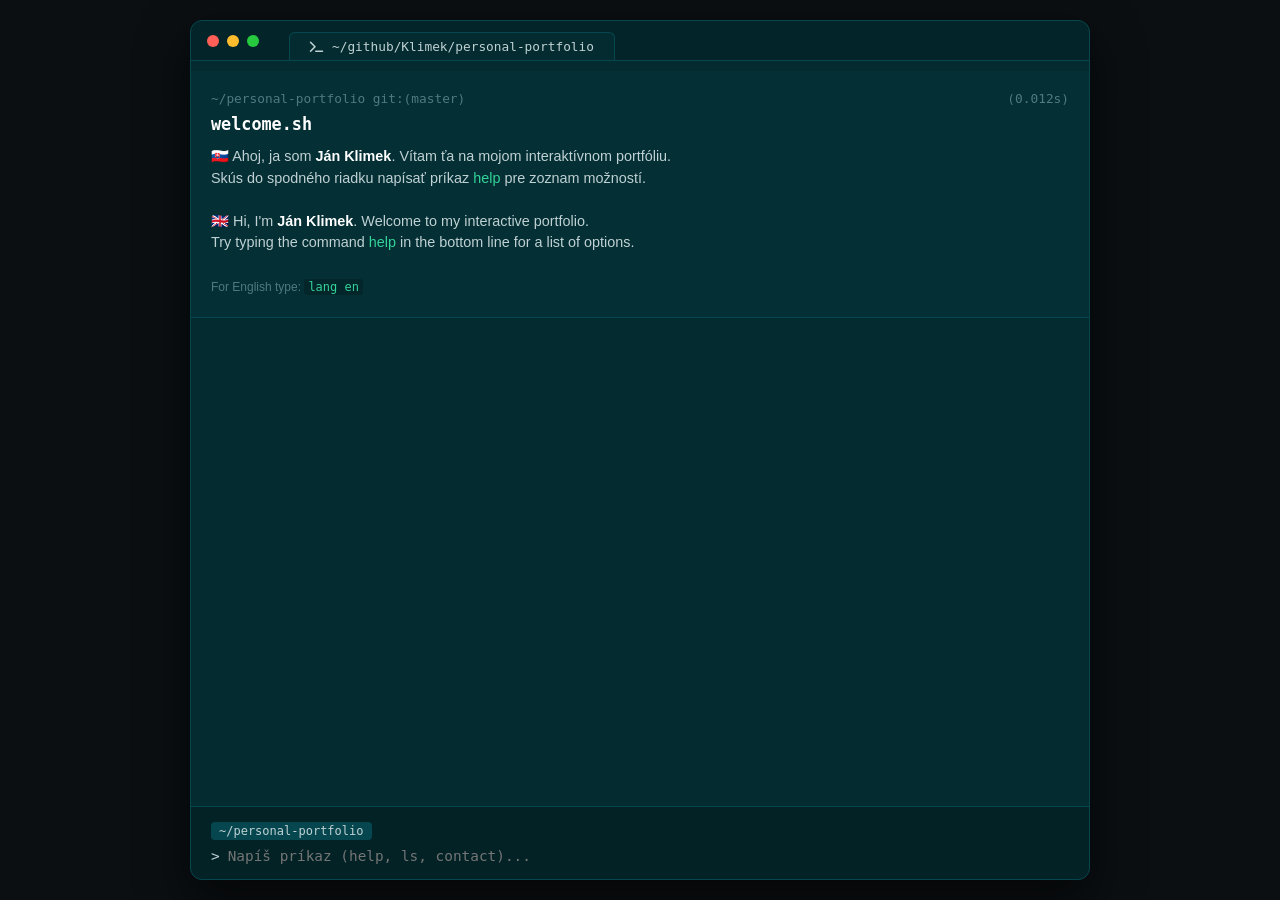
<file: index.html>
<!DOCTYPE html>
<html lang="sk">

<head>
  <meta charset="UTF-8">
  <meta name="viewport" content="width=device-width, initial-scale=1.0">
  <title>Ján Klimek</title>
  <link rel="stylesheet" href="assets/style/style.css" type="text/css">
  <link rel="stylesheet" href="https://cdnjs.cloudflare.com/ajax/libs/font-awesome/6.4.2/css/all.min.css">
</head>

<body>

  <div class="terminal-window">

    <div class="terminal-top-bar">
      <div class="mac-buttons">
        <div class="mac-dot close"></div>
        <div class="mac-dot minimize"></div>
        <div class="mac-dot maximize"></div>
      </div>
      <div class="terminal-tabs">
        <div class="terminal-tab">
          <i class="fa-solid fa-terminal" style="font-size: 0.75rem;"></i> ~/github/Klimek/personal-portfolio
        </div>
      </div>
    </div>

    <div class="terminal-body" id="terminalBody">

      <div class="warp-block">
        <div class="prompt-line">
          <div>~/personal-portfolio git:(<span>master</span>)</div>
          <div>(0.012s)</div>
        </div>
        <div class="command-text">welcome.sh</div>
        <div class="output-text" id="welcomeOutput">
          🇸🇰 Ahoj, ja som <strong style="color: #fff;">Ján Klimek</strong>. Vítam ťa na mojom interaktívnom
          portfóliu.<br>
          Skús do spodného riadku napísať príkaz <span style="color: var(--warp-accent-green);">help</span> pre zoznam možností.<br><br>
        </div>
        <div class="output-text" id="welcomeOutput">
          🇬🇧 Hi, I'm <strong style="color: #fff;">Ján Klimek</strong>. Welcome to my interactive portfolio.<br>
          Try typing the command <span style="color: var(--warp-accent-green);">help</span> in the bottom line for a list of options.
          <br><br>
          <small style="color: var(--text-muted);">For English type: <code class="keyword">lang en</code></small>
        </div>
      </div>

    </div>

    <div class="terminal-bottom-input">
      <div class="input-tag" id="currentPath">~/personal-portfolio</div>
      <div class="input-cursor-line">
        <span>></span>
        <input type="text" id="terminalInput"
          placeholder="Napíš príkaz (help, ls, contact)..." autofocus autocomplete="off">
      </div>
    </div>

  </div>

<script src="assets/script/script.js"></script>

</body>

</html>
</file>
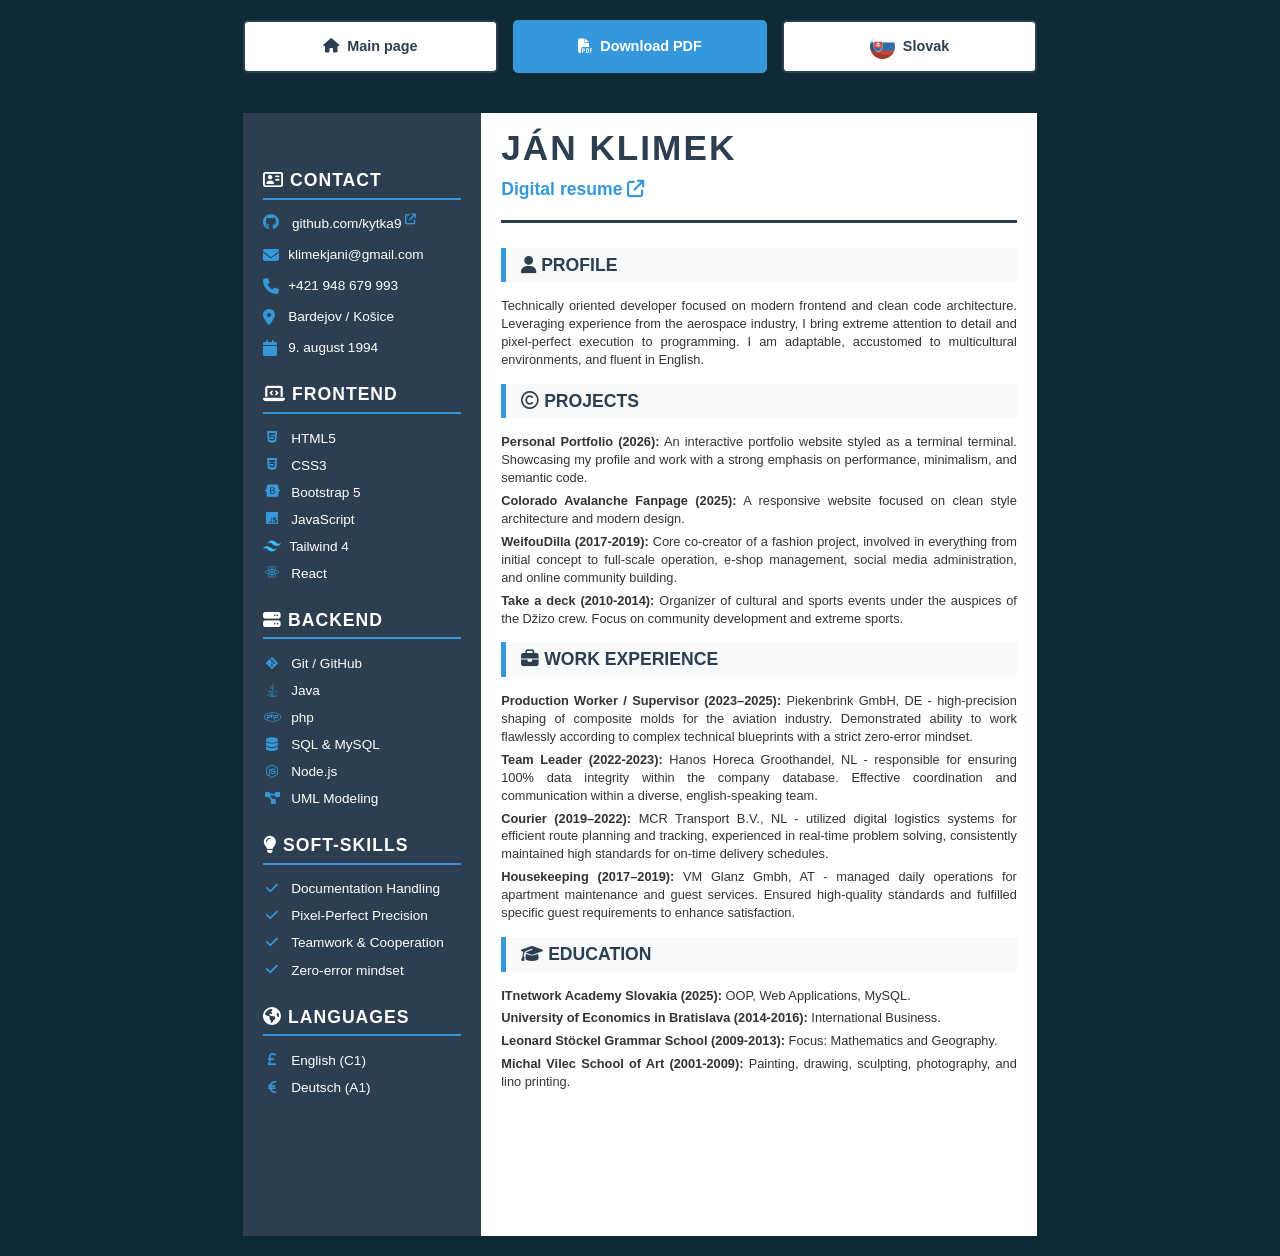
<file: assets/resume/html/resume_en.html>
<!DOCTYPE html>
<html lang="en">

<head>
    <meta charset="UTF-8">
    <meta name="viewport" content="width=device-width, initial-scale=1.0">
    <title>Ján Klimek - CV</title>
    <link rel="stylesheet" href="https://cdnjs.cloudflare.com/ajax/libs/font-awesome/6.4.2/css/all.min.css">
    <link rel="stylesheet" href="./resume.css" type="text/css">
</head>

<body>

    <!-- HEADER -->
    <div class="header-nav">
        <a href="../../../index.html" class="nav-btn">
            <i class="fa-solid fa-house"></i> Main page
        </a>
        <a href="../pdf/klimek_resume_english.pdf" download="klimek_resume.pdf" class="nav-btn primary">
            <i class="fa-solid fa-file-pdf"></i> Download PDF
        </a>
        <a href="./resume_sk.html" class="nav-back-link nav-btn">
            <img src="../../img/flag_icons/flag_sk.png" alt="Slovak" style="width: 25px; height: auto;" class="me-1">
            <span>Slovak</span>
        </a>
    </div>

    <!-- SIDEBAR -->
    <div class="container">
        <div class="sidebar">
            <!-- CONTACT -->
            <h2><i class="fa-regular fa-address-card"></i> Contact</h2>
            <ul class="contact-info">
                <li>
                    <a href="https://github.com/kytka9" target="_blank">
                        <i class="fab fa-github"></i>&nbsp;github.com/kytka9&nbsp;<i
                            class="fa-solid fa-arrow-up-right-from-square" style="font-size: 0.8em;"></i>
                    </a>
                </li>
                <li><i class="fas fa-envelope"></i> klimekjani@gmail.com</li>
                <li><i class="fas fa-phone"></i> +421 948 679 993</li>
                <li><i class="fas fa-map-marker-alt"></i> Bardejov / Košice</li>
                <li><i class="fas fa-calendar"></i> 9. august 1994</li>
            </ul>
            <!-- FRONTEND sidebar -->
            <h2><i class="fas fa-laptop-code"></i> Frontend</h2>
            <ul class="skills-list">
                <li><i class="fab fa-html5"></i> HTML5</li>
                <li><i class="fab fa-css3-alt"></i> CSS3</li>
                <li><i class="fab fa-bootstrap"></i> Bootstrap 5</li>
                <li><i class="fab fa-js"></i> JavaScript</li>
                <!-- tailwind icon doesnt working, use svg instead -->
                <li style="display: flex; align-items: center; gap: 8px;">
                    <svg xmlns="http://www.w3.org/2000/svg" viewBox="0 0 24 24" width="18" height="18">
                        <path fill="#38bdf8"
                            d="M12.001 4.8c-3.2 0-5.2 1.6-6 4.8 1.2-1.6 2.6-2.2 4.2-1.8.913.228 1.565.89 2.288 1.624C13.666 10.618 15.027 12 18.001 12c3.2 0 5.2-1.6 6-4.8-1.2 1.6-2.6 2.2-4.2 1.8-.913-.228-1.565-.89-2.288-1.624C16.337 6.182 14.976 4.8 12.001 4.8zm-6 7.2c-3.2 0-5.2 1.6-6 4.8 1.2-1.6 2.6-2.2 4.2-1.8.913.228 1.565.89 2.288 1.624 1.177 1.194 2.538 2.576 5.512 2.576 3.2 0 5.2-1.6 6-4.8-1.2 1.6-2.6 2.2-4.2 1.8-.913-.228-1.565-.89-2.288-1.624C8.337 13.382 6.976 12 4.001 12z" />
                    </svg>
                    Tailwind 4
                </li>
                <li><i class="fa-brands fa-react"></i> React</li>
            </ul>
            <!-- BACKEND sidebar -->
            <h2><i class="fa-solid fa-server"></i> Backend</h2>
            <ul class="skills-list">
                <li><i class="fab fa-git-alt"></i> Git / GitHub</li>
                <li><i class="fab fa-java"></i> Java</li>
                <li><i class="fa-brands fa-php"></i> php</li>
                <li><i class="fas fa-database"></i> SQL & MySQL</li>
                <li><i class="fab fa-node-js"></i> Node.js</li>
                <li><i class="fas fa-project-diagram"></i> UML Modeling</li>
            </ul>
            <!-- SOFTSKILLS -->
            <h2><i class="fa-solid fa-lightbulb"></i>&nbsp;Soft-skills</h2>
            <ul class="skills-list">
                <li><i class="fa-solid fa-check"></i>Documentation Handling</li>
                <li><i class="fa-solid fa-check"></i>Pixel-Perfect Precision</li>
                <li><i class="fa-solid fa-check"></i>Teamwork & Cooperation</li>
                <li><i class="fa-solid fa-check"></i>Zero-error mindset</li>
            </ul>
            <!-- LANGUAGES -->
            <h2><i class="fa-solid fa-earth-americas"></i> Languages</h2>
            <ul class="skills-list">
                <li><i class="fa-solid fa-sterling-sign"></i> English (C1)</li>
                <li><i class="fa-solid fa-euro-sign"></i> Deutsch (A1)</li>
            </ul>
        </div>

        <!-- MAIN CONTENT -->
        <div class="main-content">
            <!-- HEADER -->
            <div class="header">
                <h1>Ján Klimek</h1>
                <a href="https://kytka9.github.io/personal-portfolio-terminal/" target="_blank" style="text-decoration: none;">
                    <p>Digital resume <i class="fa-solid fa-arrow-up-right-from-square"></i></p>
                </a>
            </div>
            <!-- PROFILE -->
            <section>
                <h3><i class="fa-solid fa-user"></i></i>&nbsp;Profile</h3>
                <div class="section-item">
                    <p class="item-desc">
                        Technically oriented developer focused on modern frontend and clean code architecture.
                        Leveraging experience from the aerospace industry, I bring extreme attention to detail and
                        pixel-perfect execution to programming. I am adaptable, accustomed to multicultural
                        environments, and fluent in English.
                    </p>
                </div>
            </section>
            <!-- PROJECTS -->
            <section>
                <h3><i class="fa-regular fa-copyright"></i>&nbsp;Projects</h3>
                <div class="section-item">
                    <p class="item-desc">
                        <strong>Personal Portfolio (2026):</strong>&nbsp;An interactive portfolio website styled as a terminal terminal. Showcasing my profile and work with a strong emphasis on performance, minimalism, and semantic code.
                    </p>
                    <p class="item-desc">
                        <strong>Colorado Avalanche Fanpage (2025):</strong>&nbsp;A responsive website focused on clean style architecture and modern design.
                    </p>
                    <p class="item-desc">
                        <strong>WeifouDilla (2017-2019):</strong>&nbsp;Core co-creator of a fashion project, involved in everything from initial concept to full-scale operation, e-shop management, social media administration, and online community building.
                    </p>
                    <p class="item-desc">
                        <strong>Take a deck (2010-2014):</strong>&nbsp;Organizer of cultural and sports events under the auspices of the Džizo crew. Focus on community development and extreme sports.
                    </p>
                </div>
            </section>
            <!-- WORK EXPERIENCE -->
            <section>
                <h3><i class="fa-solid fa-briefcase"></i>&nbsp;Work Experience</h3>
                <div class="section-item">
                    <p class="item-desc">
                        <strong>Production Worker / Supervisor (2023–2025):</strong>&nbsp;Piekenbrink GmbH, DE - high-precision shaping of composite molds for the aviation industry. Demonstrated ability to work flawlessly according to complex technical blueprints with a strict zero-error mindset.
                    </p>
                    <p class="item-desc">
                        <strong>Team Leader (2022-2023):</strong>&nbsp;Hanos Horeca Groothandel, NL - responsible for ensuring 100% data integrity within the company database. Effective coordination and communication within a diverse, english-speaking team.
                    </p>
                    <p class="item-desc">
                        <strong>Courier (2019–2022):</strong>&nbsp;MCR Transport B.V., NL - utilized digital logistics systems for efficient route planning and tracking, experienced in real-time problem solving, consistently maintained high standards for on-time delivery schedules.
                    </p>
                    <p class="item-desc">
                        <strong>Housekeeping (2017–2019):</strong>&nbsp;VM Glanz Gmbh, AT - managed daily operations for apartment maintenance and guest services. Ensured high-quality standards and fulfilled specific guest requirements to enhance satisfaction.
                    </p>
                </div>
            </section>
            <!-- EDUCATION -->
            <section>
                <h3><i class="fa-solid fa-graduation-cap"></i>&nbsp;Education</h3>
                <div class="section-item">
                    <p class="item-desc">
                        <strong>ITnetwork Academy Slovakia (2025):</strong>&nbsp;OOP, Web Applications, MySQL.
                    </p>
                    <p class="item-desc">
                        <strong>University of Economics in Bratislava (2014-2016):</strong>&nbsp;International Business.
                    </p>
                    <p class="item-desc">
                        <strong>Leonard Stöckel Grammar School (2009-2013):</strong>&nbsp;Focus: Mathematics and Geography.
                    </p>
                    <p class="item-desc">
                        <strong>Michal Vilec School of Art (2001-2009):</strong>&nbsp;Painting, drawing, sculpting, photography, and
                        lino printing.
                    </p>
                </div>
            </section>
        </div>
    </div>

</body>

</html>
</file>
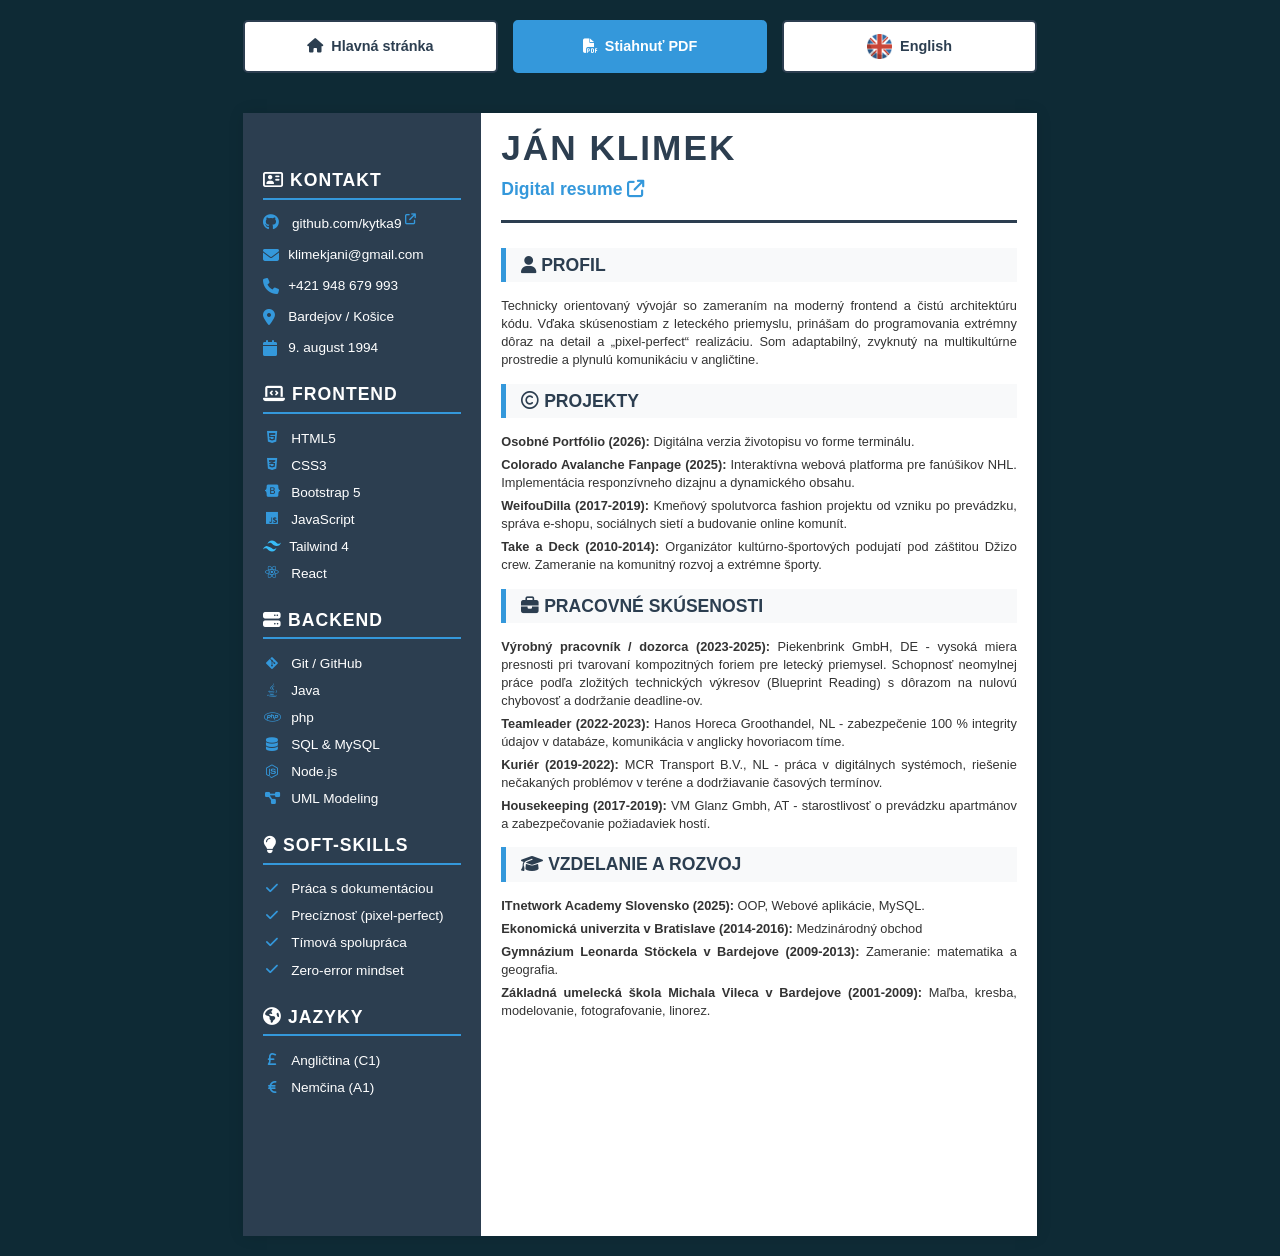
<file: assets/resume/html/resume_sk.html>
<!DOCTYPE html>
<html lang="sk">

<head>
  <meta charset="UTF-8">
  <meta name="viewport" content="width=device-width, initial-scale=1.0">
  <title>Ján Klimek - Životopis</title>
  <link rel="stylesheet" href="https://cdnjs.cloudflare.com/ajax/libs/font-awesome/6.4.2/css/all.min.css">
  <link rel="stylesheet" href="./resume.css" type="text/css">
</head>

<body>

  <!-- HEADER -->
  <div class="header-nav">
    <a href="../../../index.html" class="nav-btn">
      <i class="fa-solid fa-house"></i> Hlavná stránka
    </a>
    <a href="../pdf/klimek_resume_slovak.pdf" download="klimek_resume.pdf" class="nav-btn primary">
      <i class="fa-solid fa-file-pdf"></i> Stiahnuť PDF
    </a>
    <a href="./resume_en.html" class="nav-back-link nav-btn">
      <img src="../../img/flag_icons/flag_en.png" alt="English" style="width: 25px; height: auto;" class="me-1">
      <span>English</span>
    </a>
  </div>

  <!-- SIDEBAR -->
  <div class="container">
    <div class="sidebar">
      <!-- CONTACT -->
      <h2><i class="fa-regular fa-address-card"></i> Kontakt</h2>
      <ul class="contact-info">
        <li>
          <a href="https://github.com/kytka9" target="_blank">
            <i class="fab fa-github"></i>&nbsp;github.com/kytka9&nbsp;<i class="fa-solid fa-arrow-up-right-from-square"
              style="font-size: 0.8em;"></i>
          </a>
        </li>
        <li><i class="fas fa-envelope"></i> klimekjani@gmail.com</li>
        <li><i class="fas fa-phone"></i> +421 948 679 993</li>
        <li><i class="fas fa-map-marker-alt"></i> Bardejov / Košice</li>
        <li><i class="fas fa-calendar"></i> 9. august 1994</li>
      </ul>
      <!-- FRONTEND sidebar -->
      <h2><i class="fas fa-laptop-code"></i> Frontend</h2>
      <ul class="skills-list">
        <li><i class="fab fa-html5"></i> HTML5</li>
        <li><i class="fab fa-css3-alt"></i> CSS3</li>
        <li><i class="fab fa-bootstrap"></i> Bootstrap 5</li>
        <li><i class="fab fa-js"></i> JavaScript</li>
        <!-- tailwind icon doesnt working, use svg instead -->
        <li style="display: flex; align-items: center; gap: 8px;">
          <svg xmlns="http://www.w3.org/2000/svg" viewBox="0 0 24 24" width="18" height="18">
            <path fill="#38bdf8"
              d="M12.001 4.8c-3.2 0-5.2 1.6-6 4.8 1.2-1.6 2.6-2.2 4.2-1.8.913.228 1.565.89 2.288 1.624C13.666 10.618 15.027 12 18.001 12c3.2 0 5.2-1.6 6-4.8-1.2 1.6-2.6 2.2-4.2 1.8-.913-.228-1.565-.89-2.288-1.624C16.337 6.182 14.976 4.8 12.001 4.8zm-6 7.2c-3.2 0-5.2 1.6-6 4.8 1.2-1.6 2.6-2.2 4.2-1.8.913.228 1.565.89 2.288 1.624 1.177 1.194 2.538 2.576 5.512 2.576 3.2 0 5.2-1.6 6-4.8-1.2 1.6-2.6 2.2-4.2 1.8-.913-.228-1.565-.89-2.288-1.624C8.337 13.382 6.976 12 4.001 12z" />
          </svg>
          Tailwind 4
        </li>
        <li><i class="fa-brands fa-react"></i> React</li>
      </ul>
      <!-- BACKEND sidebar -->
      <h2><i class="fa-solid fa-server"></i> Backend</h2>
      <ul class="skills-list">
        <li><i class="fab fa-git-alt"></i> Git / GitHub</li>
        <li><i class="fab fa-java"></i> Java</li>
        <li><i class="fa-brands fa-php"></i> php</li>
        <li><i class="fas fa-database"></i> SQL & MySQL</li>
        <li><i class="fab fa-node-js"></i> Node.js</li>
        <li><i class="fas fa-project-diagram"></i> UML Modeling</li>
      </ul>
      <!-- SOFTSKILLS -->
      <h2><i class="fa-solid fa-lightbulb"></i>&nbsp;Soft-skills</h2>
      <ul class="skills-list">
        <li><i class="fa-solid fa-check"></i>Práca s dokumentáciou</li>
        <li><i class="fa-solid fa-check"></i>Precíznosť (pixel-perfect)</li>
        <li><i class="fa-solid fa-check"></i>Tímová spolupráca</li>
        <li><i class="fa-solid fa-check"></i>Zero-error mindset</li>
      </ul>
      <!-- LANGUAGES -->
      <h2><i class="fa-solid fa-earth-americas"></i> Jazyky</h2>
      <ul class="skills-list">
        <li><i class="fa-solid fa-sterling-sign"></i> Angličtina (C1)</li>
        <li><i class="fa-solid fa-euro-sign"></i> Nemčina (A1)</li>
      </ul>
    </div>

    <!-- MAIN CONTENT -->
    <div class="main-content">
      <!-- HEADER -->
      <div class="header">
        <h1>Ján Klimek</h1>
        <a href="https://kytka9.github.io/personal-portfolio-terminal/" target="_blank" style="text-decoration: none;">
          <p>Digital resume <i class="fa-solid fa-arrow-up-right-from-square"></i></p>
        </a>
      </div>
      <!-- PROFILE -->
      <section>
        <h3><i class="fa-solid fa-user"></i></i>&nbsp;Profil</h3>
        <div class="section-item">
          <p class="item-desc">
            Technicky orientovaný vývojár so zameraním na moderný frontend a čistú architektúru kódu. Vďaka skúsenostiam
            z leteckého priemyslu, prinášam do programovania extrémny dôraz na detail a „pixel-perfect“ realizáciu. Som
            adaptabilný, zvyknutý na multikultúrne prostredie a plynulú komunikáciu v angličtine.
          </p>
        </div>
      </section>
      <!-- PROJECTS -->
      <section>
        <h3><i class="fa-regular fa-copyright"></i>&nbsp;Projekty</h3>
        <div class="section-item">
          <p class="item-desc">
            <strong>Osobné Portfólio (2026):</strong>&nbsp;Digitálna verzia životopisu vo forme terminálu.
          </p>
          <p class="item-desc">
            <strong>Colorado Avalanche Fanpage (2025):</strong>&nbsp;Interaktívna webová platforma pre fanúšikov NHL. Implementácia responzívneho dizajnu a dynamického obsahu.
          </p>
          <p class="item-desc">
            <strong>WeifouDilla (2017-2019):</strong>&nbsp;Kmeňový spolutvorca fashion projektu od vzniku po
            prevádzku, správa e-shopu, sociálnych sietí a budovanie online komunít.
          </p>
          <p class="item-desc">
            <strong>Take a Deck (2010-2014):</strong>&nbsp;Organizátor kultúrno-športových podujatí pod
            záštitou Džizo crew. Zameranie na komunitný rozvoj a extrémne športy.
          </p>
        </div>
      </section>
      <!-- WORK EXPERIENCE -->
      <section>
        <h3><i class="fa-solid fa-briefcase"></i>&nbsp;Pracovné skúsenosti</h3>
        <div class="section-item">
          <p class="item-desc">
            <strong>Výrobný pracovník / dozorca (2023-2025):</strong>&nbsp;Piekenbrink GmbH, DE -
            vysoká
            miera presnosti pri tvarovaní kompozitných foriem pre letecký priemysel. Schopnosť neomylnej
            práce podľa zložitých technických výkresov (Blueprint Reading) s dôrazom na nulovú chybovosť a
            dodržanie deadline-ov.
          </p>
          <p class="item-desc">
            <strong>Teamleader (2022-2023):</strong>&nbsp;Hanos Horeca Groothandel, NL - zabezpečenie 100 %
            integrity údajov v databáze, komunikácia v anglicky hovoriacom tíme.
          </p>
          <p class="item-desc">
            <strong>Kuriér (2019-2022):</strong>&nbsp;MCR Transport B.V., NL - práca v digitálnych systémoch,
            riešenie nečakaných problémov v teréne a dodržiavanie časových termínov.
          </p>
          <p class="item-desc">
            <strong>Housekeeping (2017-2019):</strong>&nbsp;VM Glanz Gmbh, AT - starostlivosť o prevádzku
            apartmánov a zabezpečovanie požiadaviek hostí.
          </p>
        </div>
      </section>
      <!-- EDUCATION -->
      <section>
        <h3><i class="fa-solid fa-graduation-cap"></i>&nbsp;Vzdelanie a rozvoj</h3>
        <div class="section-item">
          <p class="item-desc">
            <strong>ITnetwork Academy Slovensko (2025):</strong>&nbsp;OOP, Webové aplikácie, MySQL.
          </p>
          <p class="item-desc">
            <strong>Ekonomická univerzita v Bratislave (2014-2016):</strong>&nbsp;Medzinárodný obchod
          </p>
          <p class="item-desc">
            <strong>Gymnázium Leonarda Stöckela v Bardejove (2009-2013):</strong>&nbsp;Zameranie: matematika
            a
            geografia.
          </p>
          <p class="item-desc">
            <strong>Základná umelecká škola Michala Vileca v Bardejove (2001-2009):</strong>&nbsp;Maľba,
            kresba,
            modelovanie, fotografovanie, linorez.
          </p>
        </div>
      </section>
      
    </div>
  </div>

</body>

</html>
</file>
<file: assets/style/style.css>
:root {
      --warp-bg: #032b30;
      /* Hlboká petrolejová na pozadí */
      --warp-block-bg: rgba(4, 53, 59, 0.5);
      --warp-border: #06474f;
      /* Čiary a predelové linky */
      --warp-text-main: #c0d1d3;
      /* Svetlý text príkazov a výstupov */
      --warp-text-cmd: #ffffff;
      /* Čisto biela pre zadané príkazy */
      --warp-text-muted: #4e7a80;
      /* Matná tyrkysová pre cesty a čas */
      --warp-accent: #22d3ee;
      /* Výrazná azúrová pre odkazy */
      --warp-accent-green: #34d399;
      /* Zelená */

      /* Oprava chýbajúcich premenných z pôvodnej šablóny */
      --text-main: #c0d1d3;
      --text-muted: #4e7a80;
      --border-color: #06474f;
      --env-icons: #22d3ee;
      --bg-input: rgba(0, 0, 0, 0.2);
      --accent-cyan: #22d3ee;
    }

    * {
      box-sizing: border-box;
      margin: 0;
      padding: 0;
    }

    body {
      font-family: -apple-system, BlinkMacSystemFont, "Segoe UI", Roboto, sans-serif;
      background-color: #0b0f12;
      color: var(--warp-text-main);
      /* Zmena: Menší padding na mobiloch, aby okno nepretieklo */
      padding: 20px;
      display: flex;
      justify-content: center;
      align-items: center;
      min-height: 100vh;
      box-sizing: border-box;
    }

    /* WARP TERMINÁL OKNO */
    .terminal-window {
      width: 100%;
      max-width: 900px;

      /* Zmena: Výška sa prispôsobí oknu (100% výšky obrazovky mínus padding) */
      height: calc(100vh - 40px);

      /* Zmena: Maximálna výška, aby na obrovských monitoroch terminál nevyzeral príliš natiahnutý */
      max-height: 900px;

      /* Zmena: Minimálna výška, aby sa terminál na malých displejoch nezrútil do tenkej čiary */
      min-height: 400px;

      background-color: var(--warp-bg);
      border-radius: 12px;
      border: 1px solid var(--warp-border);
      box-shadow: 0 20px 50px rgba(0, 0, 0, 0.6);
      display: flex;
      flex-direction: column;
      overflow: hidden;
    }

    /* HORNÁ LIŠTA */
    .terminal-top-bar {
      background-color: rgba(0, 0, 0, 0.15);
      border-bottom: 1px solid var(--warp-border);
      height: 40px;
      display: flex;
      align-items: center;
      padding: 0 16px;
      flex-shrink: 0;
    }

    .mac-buttons {
      display: flex;
      gap: 8px;
    }

    .mac-dot {
      width: 12px;
      height: 12px;
      border-radius: 50%;
    }

    .mac-dot.close {
      background-color: #ff5f56;
    }

    .mac-dot.minimize {
      background-color: #ffbd2e;
    }

    .mac-dot.maximize {
      background-color: #27c93f;
    }

    .terminal-tabs {
      margin-left: 30px;
      display: flex;
      height: 100%;
      align-items: flex-end;
    }

    .terminal-tab {
      background-color: var(--warp-bg);
      border: 1px solid var(--warp-border);
      border-bottom: none;
      border-top-left-radius: 6px;
      border-top-right-radius: 6px;
      padding: 6px 20px;
      font-family: monospace;
      font-size: 0.8rem;
      display: flex;
      align-items: center;
      gap: 8px;
    }

    /* HISTÓRIA / BLOCKY (Scrollovateľná zóna) */
    .terminal-body {
      flex-grow: 1;
      overflow-y: auto;
      padding: 10px 0;
      display: flex;
      flex-direction: column;
    }

    .warp-block {
      border-bottom: 1px solid var(--warp-border);
      padding: 20px;
      background-color: var(--warp-block-bg);
      animation: fadeIn 0.3s ease-out;
    }

    @keyframes fadeIn {
      from {
        opacity: 0;
        transform: translateY(5px);
      }

      to {
        opacity: 1;
        transform: translateY(0);
      }
    }

    .prompt-line {
      font-family: monospace;
      font-size: 0.8rem;
      color: var(--warp-text-muted);
      margin-bottom: 8px;
      display: flex;
      justify-content: space-between;
    }

    .prompt-git span {
      color: #e57373;
    }

    .command-text {
      font-family: monospace;
      font-size: 1.05rem;
      color: var(--warp-text-cmd);
      font-weight: bold;
      margin-bottom: 12px;
    }

    .output-text {
      font-size: 0.9rem;
      line-height: 1.5;
      color: var(--warp-text-main);
    }

    .prompt {
      font-weight: bold;
      margin-bottom: 10px;
      color: var(--warp-accent-green);
    }

    .highlight {
      color: var(--warp-accent);
      font-weight: bold;
    }

    .keyword {
      color: var(--warp-accent-green);
      background: rgba(0, 0, 0, 0.2);
      padding: 1px 4px;
      border-radius: 3px;
    }

    /* Mriežky pre projekty */
    .project-grid {
      display: grid;
      grid-template-columns: repeat(auto-fit, minmax(280px, 1fr));
      gap: 15px;
      margin-top: 15px;
    }

    .project-card {
      background: rgba(255, 255, 255, 0.03);
      border: 1px solid var(--warp-border);
      border-radius: 8px;
      padding: 15px;
    }

    .tech-badge-container {
      display: inline-flex;
      align-items: center;
      gap: 6px;
      background: rgba(0, 0, 0, 0.3);
      padding: 4px 10px;
      border-radius: 20px;
      font-size: 0.8rem;
    }

    /* SPODNÁ LIŠTA PRE INPUT */
    .terminal-bottom-input {
      background-color: rgba(0, 0, 0, 0.2);
      border-top: 1px solid var(--warp-border);
      padding: 15px 20px;
      font-family: monospace;
      font-size: 0.9rem;
      flex-shrink: 0;
    }

    .input-tag {
      background: var(--warp-border);
      color: var(--warp-text-main);
      padding: 2px 8px;
      border-radius: 4px;
      width: fit-content;
      font-size: 0.75rem;
      margin-bottom: 8px;
    }

    .input-cursor-line {
      display: flex;
      align-items: center;
      gap: 8px;
    }

    .input-cursor-line input {
      background: none;
      border: none;
      outline: none;
      color: var(--warp-text-cmd);
      font-family: monospace;
      font-size: 0.9rem;
      flex-grow: 1;
    }

    /* ODKAZY */
    /* NOVÉ UPRAVENÉ CSS */
    .warp-link,
    .project-card a,
    .output-text a {
      color: var(--warp-accent);
      /* Použije jasnú azúrovú farbu z témy Warp */
      text-decoration: none;
    }

    .warp-link:hover,
    .project-card a:hover,
    .output-text a:hover {
      text-decoration: none;
    }

    /* Zabezpečí, že farba sa nezmení ani po kliknutí na odkaz (visited) */
    .warp-link:visited,
    .project-card a:visited,
    .output-text a:visited {
      color: var(--warp-accent);
    }
</file>
<file: assets/resume/html/resume.css>
:root {
            --primary-color: #2c3e50;
            --accent-color: #3498db;
            --text-color: #333;
            --bg-color: #0E2A35;
        }

        body {
            font-family: 'Segoe UI', Tahoma, Geneva, Verdana, sans-serif;
            line-height: 1.4;
            color: var(--text-color);
            background-color: var(--bg-color);
            margin: 0;
            padding: 0;
        }

        .container {
            max-width: 210mm;
            margin: 20px auto;
            background: white;
            display: grid;
            grid-template-columns: 30% 70%;
            box-shadow: 0 0 15px rgba(0, 0, 0, 0.1);
            min-height: 297mm;
        }

        /* SIDEBAR */
        .sidebar {
            background-color: var(--primary-color);
            color: white;
            padding: 30px 20px;
        }

        .sidebar h2 {
            font-size: 1.1rem;
            border-bottom: 2px solid var(--accent-color);
            padding-bottom: 5px;
            margin-top: 25px;
            text-transform: uppercase;
            letter-spacing: 1px;
        }

        .contact-info {
            list-style: none;
            padding: 0;
            font-size: 0.85rem;
        }

        .contact-info li {
            margin-bottom: 12px;
            display: flex;
            align-items: center;
        }

        .contact-info li a {
            color: white;
            text-decoration: none;

            display: flex;
            flex-wrap: nowrap;
        }

        .contact-info i {
            width: 25px;
            color: var(--accent-color);
            font-size: 1rem;
        }

        .skills-list {
            list-style: none;
            padding: 0;
            font-size: 0.85rem;
        }

        .skills-list li {
            margin-bottom: 8px;
            display: flex;
            align-items: center;
        }

        .skills-list i {
            margin-right: 10px;
            color: var(--accent-color);
            width: 18px;
            text-align: center;
        }

        /* MAIN CONTENT */
        .main-content {
            padding: 10px 20px;
        }

        .header {
            border-bottom: 3px solid var(--primary-color);
            margin-bottom: 25px;
            padding-bottom: 0px;
        }

        .header h1 {
            margin: 0;
            color: var(--primary-color);
            text-transform: uppercase;
            letter-spacing: 2px;
            font-size: 2.2rem;
        }

        .header p {
            color: var(--accent-color);
            font-weight: bold;
            margin-top: 5px;
            font-size: 1.1rem;
        }

        h3 {
            color: var(--primary-color);
            border-left: 5px solid var(--accent-color);
            padding-left: 15px;
            margin-top: 5px;
            margin-bottom: 15px;
            text-transform: uppercase;
            font-size: 1.1rem;
            background: #f8f9fa;
            padding-top: 5px;
            padding-bottom: 5px;
        }

        .section-item {
            margin-bottom: 15px;
        }

        .item-title {
            font-weight: bold;
            color: var(--primary-color);
            font-size: 1rem;
            display: block;
        }

        .item-sub {
            font-size: 0.9rem;
            color: #555;
            margin-bottom: 5px;
        }

        .item-desc {
            font-size: 0.8rem;
            margin: 5px 0;
            text-align: justify;
        }

        .tech-tags {
            font-size: 0.8rem;
            color: #666;
            font-style: italic;
            margin-top: 3px;
        }

        /* RESUME HEADER */
        .header-nav {
            max-width: 210mm;
            margin: 20px auto 40px auto;
            display: flex;
            justify-content: space-between;
            gap: 15px;
            padding: 0 10px;
        }

        .nav-btn {
            flex: 1;
            text-align: center;
            padding: 12px 15px;
            background: white;
            color: var(--primary-color);
            text-decoration: none;
            border: 2px solid var(--primary-color);
            border-radius: 5px;
            font-size: 0.9rem;
            font-weight: bold;
            transition: all 0.3s ease;
            display: flex;
            align-items: center;
            justify-content: center;
            gap: 8px;
        }

        .nav-btn:hover {
            background: var(--primary-color);
            color: white;
        }

        .nav-btn.primary {
            background: var(--accent-color);
            border-color: var(--accent-color);
            color: white;
        }

        .nav-btn.primary:hover {
            background: var(--primary-color);
            border-color: var(--primary-color);
        }

        @media print {
            body {
                background: white;
            }

            .container {
                box-shadow: none;
                margin: 0;
                width: 100%;
            }

            .sidebar {
                -webkit-print-color-adjust: exact;
                print-color-adjust: exact;
            }
        }
</file>
